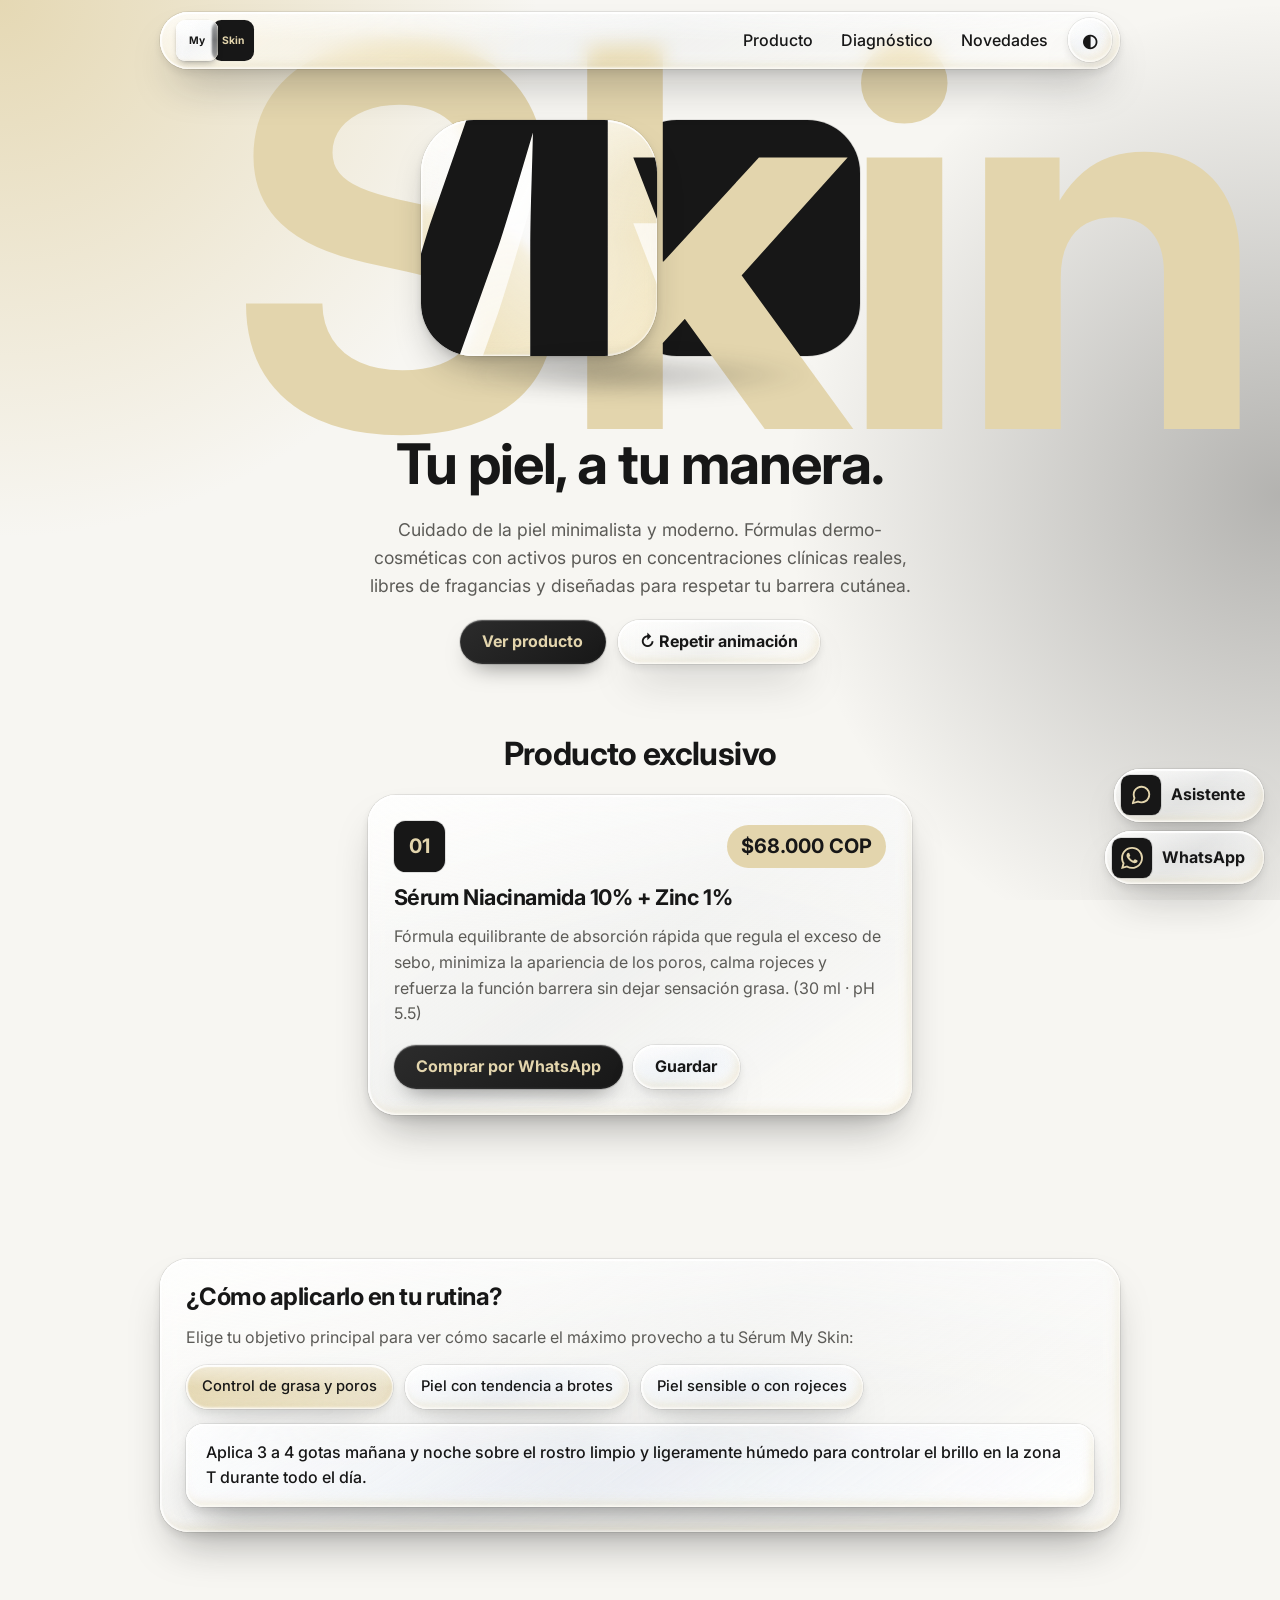
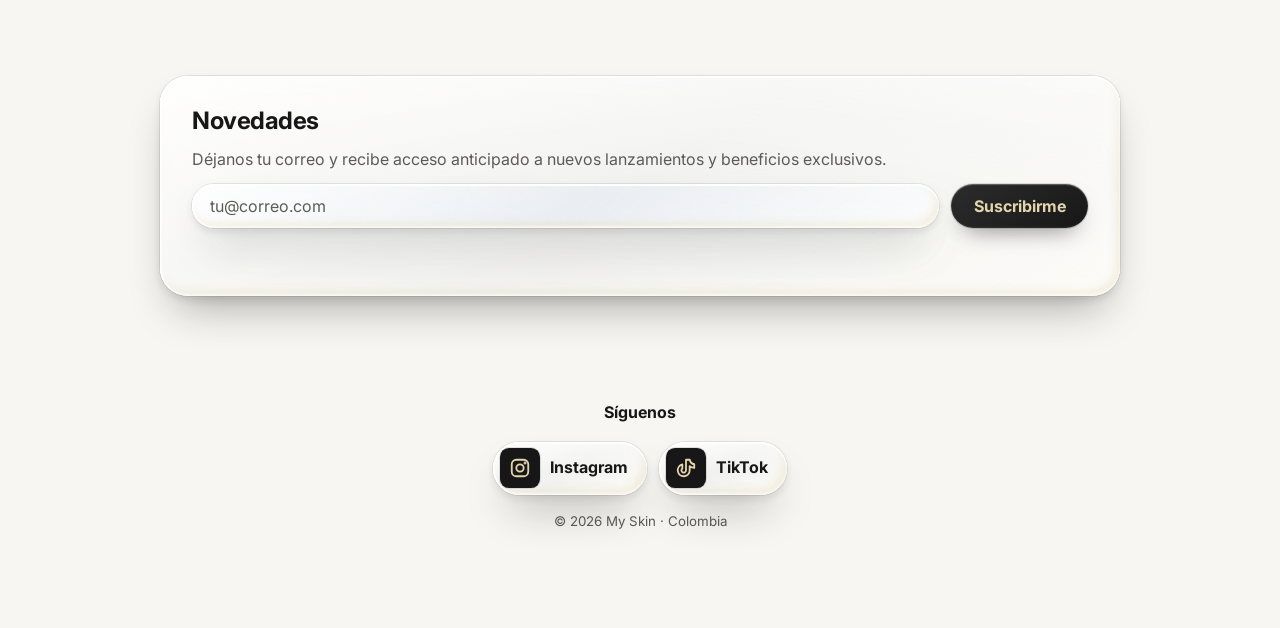
<file: index.html>
<!doctype html>
<html lang="es">
<head>
  <meta charset="utf-8">
  <meta name="viewport" content="width=device-width, initial-scale=1, viewport-fit=cover">
  <meta name="description" content="My Skin: cuidado de la piel minimalista, dermatológico y moderno en Colombia.">
  <title>My Skin — Tu piel, a tu manera</title>
  <link rel="preconnect" href="https://fonts.googleapis.com">
  <link rel="preconnect" href="https://fonts.gstatic.com" crossorigin>
  <link href="https://fonts.googleapis.com/css2?family=Inter:wght@400;500;600;700&display=swap" rel="stylesheet">
  <link rel="stylesheet" href="styles.css">
  <script src="main.js" defer></script>
</head>
<body>
  <div class="ambient" aria-hidden="true"></div>

  <header class="site-header">
    <nav class="nav glass" aria-label="Principal">
      <a class="nav__brand" href="#inicio" aria-label="My Skin, inicio">
        <span class="logo logo--nav" aria-hidden="true">
          <span class="tile tile--glass"><i></i><b></b><span>My</span></span>
          <span class="tile tile--ink"><span>Skin</span></span>
        </span>
      </a>
      <ul class="nav__links">
        <li><a href="#productos">Producto</a></li>
        <li><a href="#rutina">Diagnóstico</a></li>
        <li><a href="#novedades">Novedades</a></li>
      </ul>
      <button class="icon-btn glass glass--interactive" id="theme-toggle" type="button" aria-pressed="false" aria-label="Activar modo oscuro">◐</button>
    </nav>
  </header>

  <main id="inicio">
    <section class="hero container" aria-labelledby="titulo">
      <div class="stage" id="hero-stage">
        <div class="logo logo--hero go" id="hero-logo" role="img" aria-label="My Skin" tabindex="0">
          <span class="tile tile--glass">
            <span class="tile__float tile__float--glass">
              <i></i><b></b><em class="glare"></em><span>My</span>
            </span>
          </span>
          <span class="tile tile--ink">
            <span class="tile__float tile__float--ink">
              <span>Skin</span>
            </span>
          </span>
        </div>
      </div>

      <h1 id="titulo">Tu piel, a tu manera.</h1>
      <p class="lead">Cuidado de la piel minimalista y moderno. Fórmulas dermo-cosméticas con activos puros en concentraciones clínicas reales, libres de fragancias y diseñadas para respetar tu barrera cutánea.</p>
      <div class="actions">
        <a class="btn btn--ink" href="#productos">Ver producto</a>
        <button class="btn glass glass--interactive" id="replay" type="button">↻ Repetir animación</button>
      </div>
    </section>

    <section class="section container" id="productos" aria-labelledby="productos-t">
      <h2 id="productos-t">Producto exclusivo</h2>
      <ul class="grid grid--single">
        <li class="card glass" data-name="Sérum Niacinamida 10% + Zinc 1%" data-price="$68.000 COP">
          <div class="card__top">
            <span class="swatch" aria-hidden="true">01</span>
            <span class="price-tag">$68.000 COP</span>
          </div>
          <h3>Sérum Niacinamida 10% + Zinc 1%</h3>
          <p class="muted">Fórmula equilibrante de absorción rápida que regula el exceso de sebo, minimiza la apariencia de los poros, calma rojeces y refuerza la función barrera sin dejar sensación grasa. (30 ml · pH 5.5)</p>
          <div class="card__actions">
            <button class="btn btn--ink buy" type="button">Comprar por WhatsApp</button>
            <button class="btn glass glass--interactive save" type="button" aria-pressed="false">Guardar</button>
          </div>
        </li>
      </ul>
    </section>

    <section class="section container" id="rutina" aria-labelledby="rutina-t">
      <div class="card glass">
        <h2 id="rutina-t">¿Cómo aplicarlo en tu rutina?</h2>
        <p class="muted">Elige tu objetivo principal para ver cómo sacarle el máximo provecho a tu Sérum My Skin:</p>
        <div class="actions actions--start" id="skin-selector">
          <button class="chip glass glass--interactive active" type="button" data-tip="Aplica 3 a 4 gotas mañana y noche sobre el rostro limpio y ligeramente húmedo para controlar el brillo en la zona T durante todo el día.">Control de grasa y poros</button>
          <button class="chip glass glass--interactive" type="button" data-tip="Aplica 3 gotas por la noche antes de tu crema hidratante para desinflamar brotes activos y prevenir marcas post-acné.">Piel con tendencia a brotes</button>
          <button class="chip glass glass--interactive" type="button" data-tip="Mezcla 2 gotas con tu hidratante habitual para fortalecer la barrera cutánea, reducir rojeces y unificar el tono de forma suave.">Piel sensible o con rojeces</button>
        </div>
        <p class="tip-box glass" id="skin-tip">Aplica 3 a 4 gotas mañana y noche sobre el rostro limpio y ligeramente húmedo para controlar el brillo en la zona T durante todo el día.</p>
      </div>
    </section>

    <section class="section container" id="novedades" aria-labelledby="novedades-t">
      <form class="subscribe glass" id="subscribe" novalidate>
        <h2 id="novedades-t">Novedades</h2>
        <p class="muted">Déjanos tu correo y recibe acceso anticipado a nuevos lanzamientos y beneficios exclusivos.</p>
        <div class="subscribe__row">
          <label class="sr-only" for="email">Correo electrónico</label>
          <input class="glass" id="email" name="email" type="email" inputmode="email" autocomplete="email" placeholder="tu@correo.com" required>
          <button class="btn btn--ink" type="submit">Suscribirme</button>
        </div>
        <p class="status" id="status" role="status" aria-live="polite"></p>
      </form>
    </section>
  </main>

  <footer class="footer container">
    <p class="footer__label">Síguenos</p>
    <div class="socials">
      <a class="pill glass glass--interactive" id="instagram" href="#" target="_blank" rel="noopener noreferrer">
        <span class="pill__icon" aria-hidden="true"><svg viewBox="0 0 24 24" focusable="false"><rect x="3" y="3" width="18" height="18" rx="5"/><circle cx="12" cy="12" r="4"/><circle cx="17.5" cy="6.5" r=".6"/></svg></span>
        <span>Instagram</span>
      </a>
      <a class="pill glass glass--interactive" id="tiktok" href="#" target="_blank" rel="noopener noreferrer">
        <span class="pill__icon" aria-hidden="true"><svg viewBox="0 0 24 24" focusable="false"><path d="M21 7.917v4.034a9.948 9.948 0 0 1 -5 -1.951v4.5a6.5 6.5 0 1 1 -8 -6.326v4.326a2.5 2.5 0 1 0 4 2v-11.5h4.083a6.005 6.005 0 0 0 4.917 4.917z"/></svg></span>
        <span>TikTok</span>
      </a>
    </div>
    <small>© 2026 My Skin · Colombia</small>
  </footer>

  <div class="dock" id="dock">
    <button class="pill glass glass--interactive" id="bot-open" type="button" aria-expanded="false" aria-controls="bot">
      <span class="pill__icon" aria-hidden="true"><svg viewBox="0 0 24 24" focusable="false"><path d="M21 11.5a8.38 8.38 0 0 1-.9 3.8 8.5 8.5 0 0 1-7.6 4.7 8.38 8.38 0 0 1-3.8-.9L3 21l1.9-5.7a8.38 8.38 0 0 1-.9-3.8 8.5 8.5 0 0 1 4.7-7.6 8.38 8.38 0 0 1 3.8-.9h.5a8.48 8.48 0 0 1 8 8v.5z"/></svg></span>
      <span>Asistente</span>
    </button>
    <a class="pill glass glass--interactive" id="whatsapp" href="https://wa.me/573169355455" target="_blank" rel="noopener noreferrer">
      <span class="pill__icon" aria-hidden="true"><svg class="filled" viewBox="0 0 24 24" focusable="false"><path d="M17.472 14.382c-.297-.149-1.758-.867-2.03-.967-.273-.099-.471-.148-.67.15-.197.297-.767.966-.94 1.164-.173.199-.347.223-.644.075-.297-.15-1.255-.463-2.39-1.475-.883-.788-1.48-1.761-1.653-2.059-.173-.297-.018-.458.13-.606.134-.133.298-.347.446-.52.149-.174.198-.298.298-.497.099-.198.05-.371-.025-.52-.075-.149-.669-1.612-.916-2.207-.242-.579-.487-.5-.669-.51-.173-.008-.371-.01-.57-.01-.198 0-.52.074-.792.372-.272.297-1.04 1.016-1.04 2.479 0 1.462 1.065 2.875 1.213 3.074.149.198 2.096 3.2 5.077 4.487.709.306 1.262.489 1.694.625.712.227 1.36.195 1.871.118.571-.085 1.758-.719 2.006-1.413.248-.694.248-1.289.173-1.413-.074-.124-.272-.198-.57-.347m-5.421 7.403h-.004a9.87 9.87 0 01-5.031-1.378l-.361-.214-3.741.982.998-3.648-.235-.374a9.86 9.86 0 01-1.51-5.26c.001-5.45 4.436-9.884 9.888-9.884 2.64 0 5.122 1.03 6.988 2.898a9.825 9.825 0 012.893 6.994c-.003 5.45-4.437 9.884-9.885 9.884m8.413-18.297A11.815 11.815 0 0012.05 0C5.495 0 .16 5.335.157 11.892c0 2.096.547 4.142 1.588 5.945L.057 24l6.305-1.654a11.882 11.882 0 005.683 1.448h.005c6.554 0 11.89-5.335 11.893-11.893a11.821 11.821 0 00-3.48-8.413Z"/></svg></span>
      <span>WhatsApp<span class="sr-only"> (se abre en una pestaña nueva)</span></span>
    </a>
  </div>

  <section class="bot glass" id="bot" role="dialog" aria-labelledby="bot-title" hidden>
    <header class="bot__head">
      <span class="bot__avatar" aria-hidden="true">My</span>
      <div>
        <h2 id="bot-title">Asistente My Skin</h2>
        <p class="muted">Elige una opción para empezar</p>
      </div>
      <button class="icon-btn glass glass--interactive" id="bot-close" type="button" aria-label="Cerrar asistente">✕</button>
    </header>
    <div class="bot__log" id="bot-log" role="log"></div>
    <div class="bot__options" id="bot-options"></div>
  </section>
</body>
</html>
</file>
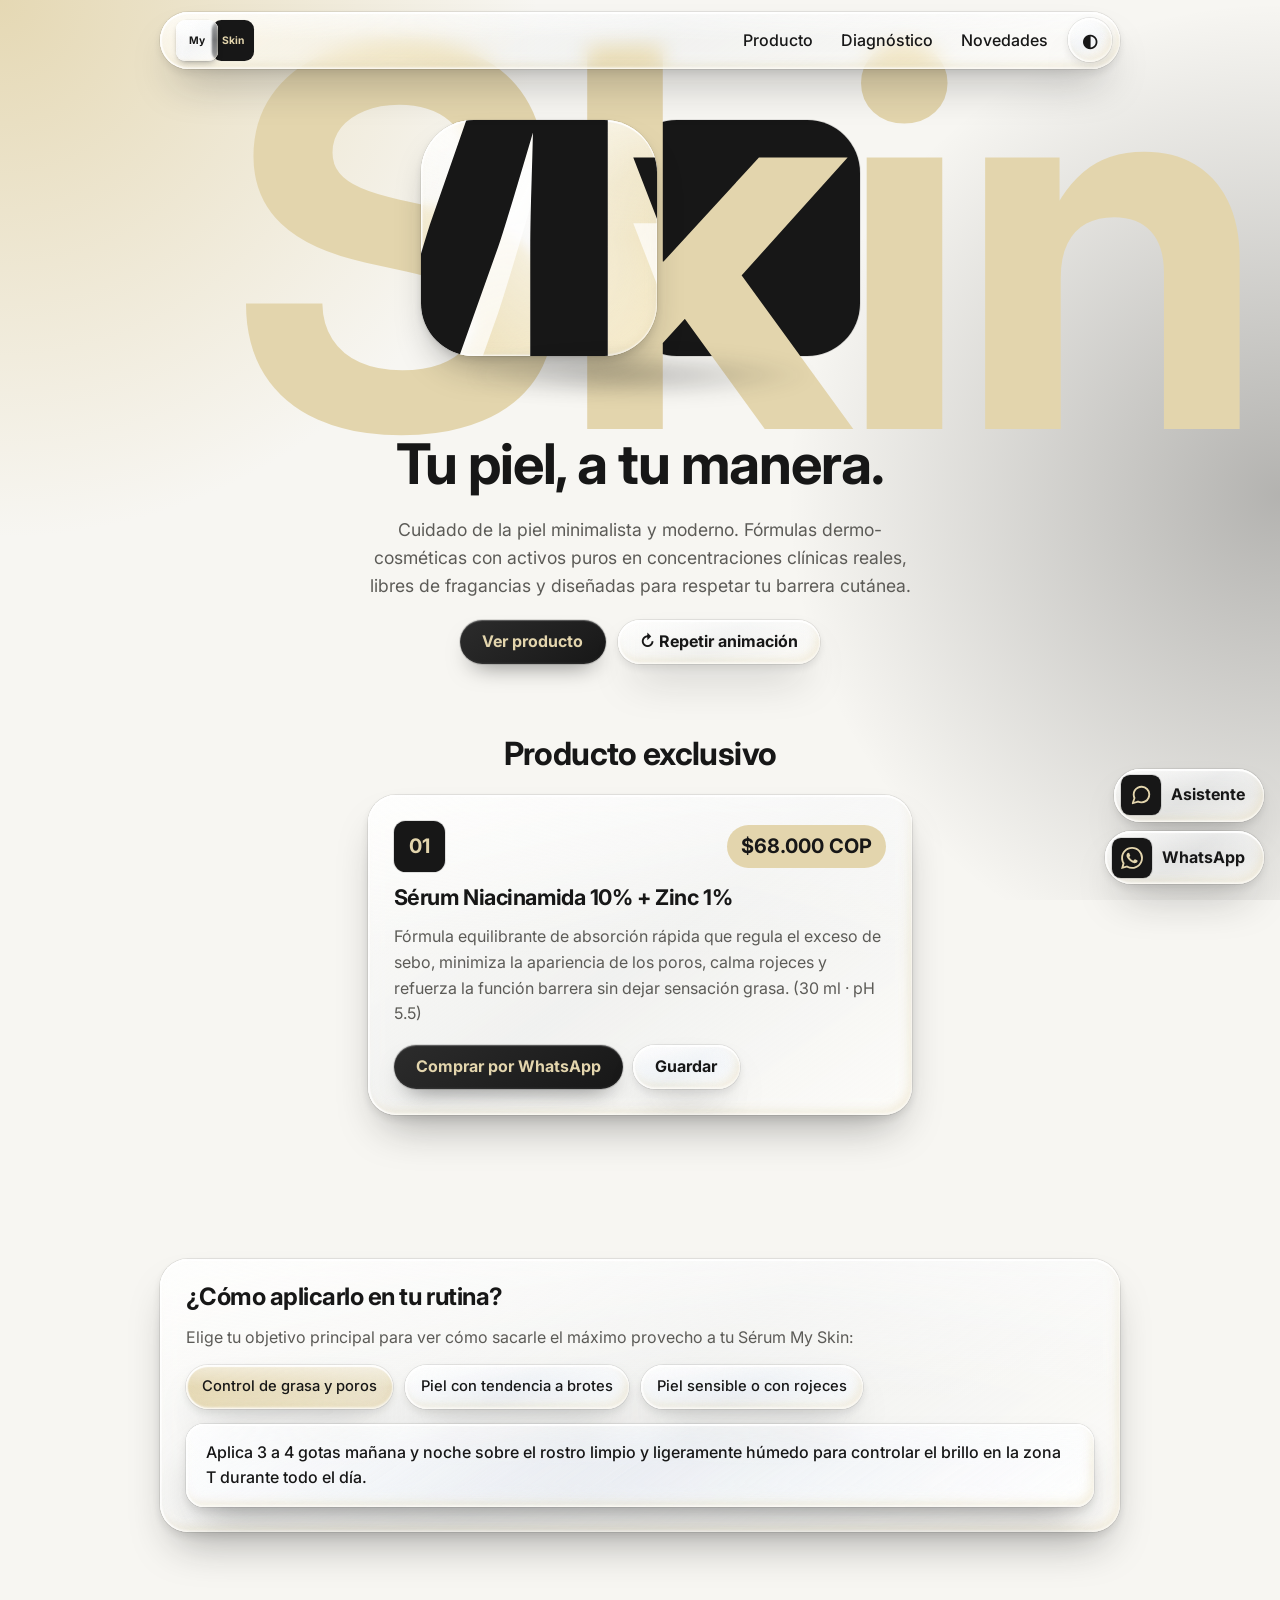
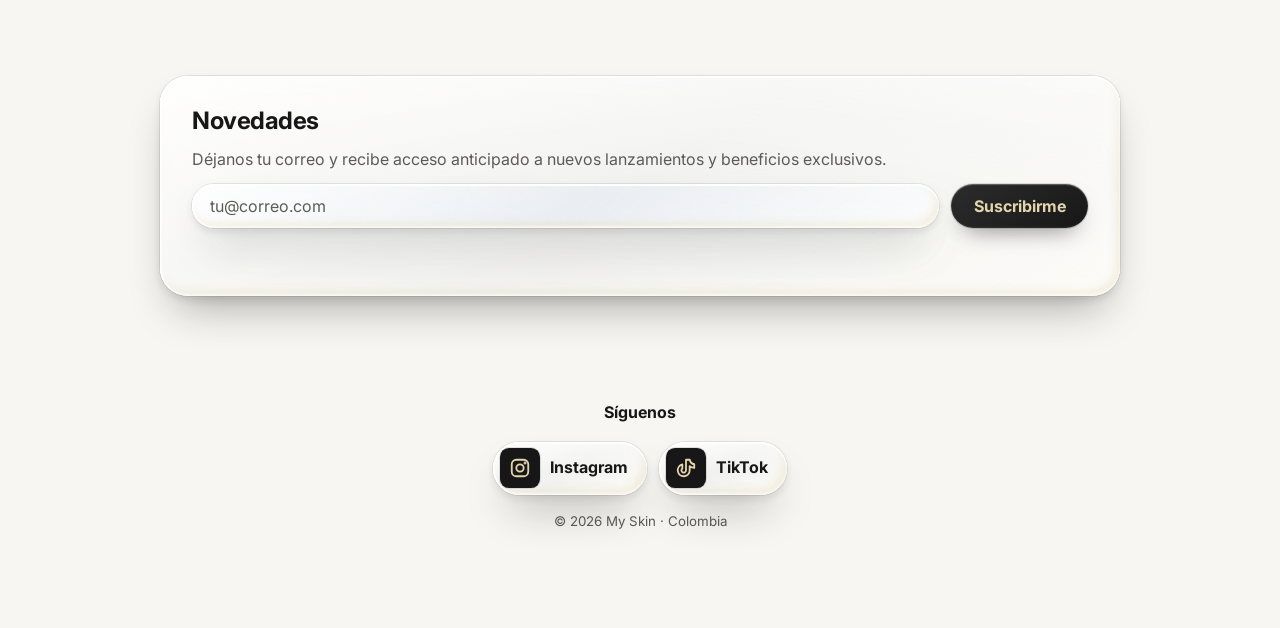
<file: CODE.html>
<!doctype html>
<html lang="es">
<head>
  <meta charset="utf-8">
  <meta name="viewport" content="width=device-width, initial-scale=1, viewport-fit=cover">
  <meta name="description" content="My Skin: cuidado de la piel minimalista, dermatológico y moderno en Colombia.">
  <title>My Skin — Tu piel, a tu manera</title>
  <link rel="preconnect" href="https://fonts.googleapis.com">
  <link rel="preconnect" href="https://fonts.gstatic.com" crossorigin>
  <link href="https://fonts.googleapis.com/css2?family=Inter:wght@400;500;600;700&display=swap" rel="stylesheet">
  <link rel="stylesheet" href="styles.css">
  <script src="main.js" defer></script>
</head>
<body>
  <div class="ambient" aria-hidden="true"></div>

  <header class="site-header">
    <nav class="nav glass" aria-label="Principal">
      <a class="nav__brand" href="#inicio" aria-label="My Skin, inicio">
        <span class="logo logo--nav" aria-hidden="true">
          <span class="tile tile--glass"><i></i><b></b><span>My</span></span>
          <span class="tile tile--ink"><span>Skin</span></span>
        </span>
      </a>
      <ul class="nav__links">
        <li><a href="#productos">Producto</a></li>
        <li><a href="#rutina">Diagnóstico</a></li>
        <li><a href="#novedades">Novedades</a></li>
      </ul>
      <button class="icon-btn glass glass--interactive" id="theme-toggle" type="button" aria-pressed="false" aria-label="Activar modo oscuro">◐</button>
    </nav>
  </header>

  <main id="inicio">
    <section class="hero container" aria-labelledby="titulo">
      <div class="stage" id="hero-stage">
        <div class="logo logo--hero go" id="hero-logo" role="img" aria-label="My Skin" tabindex="0">
          <span class="tile tile--glass">
            <span class="tile__float tile__float--glass">
              <i></i><b></b><em class="glare"></em><span>My</span>
            </span>
          </span>
          <span class="tile tile--ink">
            <span class="tile__float tile__float--ink">
              <span>Skin</span>
            </span>
          </span>
        </div>
      </div>

      <h1 id="titulo">Tu piel, a tu manera.</h1>
      <p class="lead">Cuidado de la piel minimalista y moderno. Fórmulas dermo-cosméticas con activos puros en concentraciones clínicas reales, libres de fragancias y diseñadas para respetar tu barrera cutánea.</p>
      <div class="actions">
        <a class="btn btn--ink" href="#productos">Ver producto</a>
        <button class="btn glass glass--interactive" id="replay" type="button">↻ Repetir animación</button>
      </div>
    </section>

    <section class="section container" id="productos" aria-labelledby="productos-t">
      <h2 id="productos-t">Producto exclusivo</h2>
      <ul class="grid grid--single">
        <li class="card glass" data-name="Sérum Niacinamida 10% + Zinc 1%" data-price="$68.000 COP">
          <div class="card__top">
            <span class="swatch" aria-hidden="true">01</span>
            <span class="price-tag">$68.000 COP</span>
          </div>
          <h3>Sérum Niacinamida 10% + Zinc 1%</h3>
          <p class="muted">Fórmula equilibrante de absorción rápida que regula el exceso de sebo, minimiza la apariencia de los poros, calma rojeces y refuerza la función barrera sin dejar sensación grasa. (30 ml · pH 5.5)</p>
          <div class="card__actions">
            <button class="btn btn--ink buy" type="button">Comprar por WhatsApp</button>
            <button class="btn glass glass--interactive save" type="button" aria-pressed="false">Guardar</button>
          </div>
        </li>
      </ul>
    </section>

    <section class="section container" id="rutina" aria-labelledby="rutina-t">
      <div class="card glass">
        <h2 id="rutina-t">¿Cómo aplicarlo en tu rutina?</h2>
        <p class="muted">Elige tu objetivo principal para ver cómo sacarle el máximo provecho a tu Sérum My Skin:</p>
        <div class="actions actions--start" id="skin-selector">
          <button class="chip glass glass--interactive active" type="button" data-tip="Aplica 3 a 4 gotas mañana y noche sobre el rostro limpio y ligeramente húmedo para controlar el brillo en la zona T durante todo el día.">Control de grasa y poros</button>
          <button class="chip glass glass--interactive" type="button" data-tip="Aplica 3 gotas por la noche antes de tu crema hidratante para desinflamar brotes activos y prevenir marcas post-acné.">Piel con tendencia a brotes</button>
          <button class="chip glass glass--interactive" type="button" data-tip="Mezcla 2 gotas con tu hidratante habitual para fortalecer la barrera cutánea, reducir rojeces y unificar el tono de forma suave.">Piel sensible o con rojeces</button>
        </div>
        <p class="tip-box glass" id="skin-tip">Aplica 3 a 4 gotas mañana y noche sobre el rostro limpio y ligeramente húmedo para controlar el brillo en la zona T durante todo el día.</p>
      </div>
    </section>

    <section class="section container" id="novedades" aria-labelledby="novedades-t">
      <form class="subscribe glass" id="subscribe" novalidate>
        <h2 id="novedades-t">Novedades</h2>
        <p class="muted">Déjanos tu correo y recibe acceso anticipado a nuevos lanzamientos y beneficios exclusivos.</p>
        <div class="subscribe__row">
          <label class="sr-only" for="email">Correo electrónico</label>
          <input class="glass" id="email" name="email" type="email" inputmode="email" autocomplete="email" placeholder="tu@correo.com" required>
          <button class="btn btn--ink" type="submit">Suscribirme</button>
        </div>
        <p class="status" id="status" role="status" aria-live="polite"></p>
      </form>
    </section>
  </main>

  <footer class="footer container">
    <p class="footer__label">Síguenos</p>
    <div class="socials">
      <a class="pill glass glass--interactive" id="instagram" href="#" target="_blank" rel="noopener noreferrer">
        <span class="pill__icon" aria-hidden="true"><svg viewBox="0 0 24 24" focusable="false"><rect x="3" y="3" width="18" height="18" rx="5"/><circle cx="12" cy="12" r="4"/><circle cx="17.5" cy="6.5" r=".6"/></svg></span>
        <span>Instagram</span>
      </a>
      <a class="pill glass glass--interactive" id="tiktok" href="#" target="_blank" rel="noopener noreferrer">
        <span class="pill__icon" aria-hidden="true"><svg viewBox="0 0 24 24" focusable="false"><path d="M21 7.917v4.034a9.948 9.948 0 0 1 -5 -1.951v4.5a6.5 6.5 0 1 1 -8 -6.326v4.326a2.5 2.5 0 1 0 4 2v-11.5h4.083a6.005 6.005 0 0 0 4.917 4.917z"/></svg></span>
        <span>TikTok</span>
      </a>
    </div>
    <small>© 2026 My Skin · Colombia</small>
  </footer>

  <div class="dock" id="dock">
    <button class="pill glass glass--interactive" id="bot-open" type="button" aria-expanded="false" aria-controls="bot">
      <span class="pill__icon" aria-hidden="true"><svg viewBox="0 0 24 24" focusable="false"><path d="M21 11.5a8.38 8.38 0 0 1-.9 3.8 8.5 8.5 0 0 1-7.6 4.7 8.38 8.38 0 0 1-3.8-.9L3 21l1.9-5.7a8.38 8.38 0 0 1-.9-3.8 8.5 8.5 0 0 1 4.7-7.6 8.38 8.38 0 0 1 3.8-.9h.5a8.48 8.48 0 0 1 8 8v.5z"/></svg></span>
      <span>Asistente</span>
    </button>
    <a class="pill glass glass--interactive" id="whatsapp" href="https://wa.me/573169355455" target="_blank" rel="noopener noreferrer">
      <span class="pill__icon" aria-hidden="true"><svg class="filled" viewBox="0 0 24 24" focusable="false"><path d="M17.472 14.382c-.297-.149-1.758-.867-2.03-.967-.273-.099-.471-.148-.67.15-.197.297-.767.966-.94 1.164-.173.199-.347.223-.644.075-.297-.15-1.255-.463-2.39-1.475-.883-.788-1.48-1.761-1.653-2.059-.173-.297-.018-.458.13-.606.134-.133.298-.347.446-.52.149-.174.198-.298.298-.497.099-.198.05-.371-.025-.52-.075-.149-.669-1.612-.916-2.207-.242-.579-.487-.5-.669-.51-.173-.008-.371-.01-.57-.01-.198 0-.52.074-.792.372-.272.297-1.04 1.016-1.04 2.479 0 1.462 1.065 2.875 1.213 3.074.149.198 2.096 3.2 5.077 4.487.709.306 1.262.489 1.694.625.712.227 1.36.195 1.871.118.571-.085 1.758-.719 2.006-1.413.248-.694.248-1.289.173-1.413-.074-.124-.272-.198-.57-.347m-5.421 7.403h-.004a9.87 9.87 0 01-5.031-1.378l-.361-.214-3.741.982.998-3.648-.235-.374a9.86 9.86 0 01-1.51-5.26c.001-5.45 4.436-9.884 9.888-9.884 2.64 0 5.122 1.03 6.988 2.898a9.825 9.825 0 012.893 6.994c-.003 5.45-4.437 9.884-9.885 9.884m8.413-18.297A11.815 11.815 0 0012.05 0C5.495 0 .16 5.335.157 11.892c0 2.096.547 4.142 1.588 5.945L.057 24l6.305-1.654a11.882 11.882 0 005.683 1.448h.005c6.554 0 11.89-5.335 11.893-11.893a11.821 11.821 0 00-3.48-8.413Z"/></svg></span>
      <span>WhatsApp<span class="sr-only"> (se abre en una pestaña nueva)</span></span>
    </a>
  </div>

  <section class="bot glass" id="bot" role="dialog" aria-labelledby="bot-title" hidden>
    <header class="bot__head">
      <span class="bot__avatar" aria-hidden="true">My</span>
      <div>
        <h2 id="bot-title">Asistente My Skin</h2>
        <p class="muted">Elige una opción para empezar</p>
      </div>
      <button class="icon-btn glass glass--interactive" id="bot-close" type="button" aria-label="Cerrar asistente">✕</button>
    </header>
    <div class="bot__log" id="bot-log" role="log"></div>
    <div class="bot__options" id="bot-options"></div>
  </section>
</body>
</html>
</file>
<file: styles.css>
:root {
  box-sizing: border-box;
  padding-top: env(safe-area-inset-top, 0px);
  padding-bottom: env(safe-area-inset-bottom, 0px);
  color-scheme: light;
  --ink: #171717;
  --cream: #E3D5AD;
  --bg: #F7F6F2;
  --text: #171717;
  --muted: #5C5B57;
  --rim: rgba(23, 23, 23, .12);
  --orb-a: rgba(227, 213, 173, .9);
  --orb-b: rgba(23, 23, 23, .3);
  --glass-fill: linear-gradient(145deg, rgba(255,255,255,.72), rgba(228,233,241,.36) 50%, rgba(255,255,255,.6));
  --glass-solid: rgba(250, 250, 248, .92);
  --glass-edge: inset 0 2px 1px rgba(255,255,255,.95), inset 2px 0 1px rgba(255,255,255,.7), inset 0 -2px 2px rgba(255,255,255,.55), inset -4px -5px 10px rgba(227,213,173,.35), inset 0 0 0 1px rgba(255,255,255,.55);
  --glass-drop: 0 0 0 1px rgba(23,23,23,.08), 0 24px 44px -16px rgba(23,23,23,.38), 0 4px 10px rgba(23,23,23,.1);
  --sheen: rgba(255, 255, 255, .5);
  --blur: blur(10px) saturate(1.7);
  --ease: cubic-bezier(.45, 0, .25, 1);
}

@media (prefers-color-scheme: dark) {
  :root:not([data-theme="light"]) {
    color-scheme: dark;
    --bg: #0E0E0F;
    --text: #F4F2EC;
    --muted: #A9A79F;
    --rim: rgba(255, 255, 255, .16);
    --orb-a: rgba(227, 213, 173, .32);
    --orb-b: rgba(110, 125, 170, .38);
    --glass-fill: linear-gradient(145deg, rgba(255,255,255,.16), rgba(255,255,255,.05) 50%, rgba(255,255,255,.12));
    --glass-solid: rgba(30, 30, 32, .92);
    --glass-edge: inset 0 1.5px 1px rgba(255,255,255,.4), inset 1.5px 0 1px rgba(255,255,255,.2), inset 0 -1.5px 2px rgba(255,255,255,.1), inset 0 0 0 1px rgba(255,255,255,.12);
    --glass-drop: 0 0 0 1px rgba(255,255,255,.08), 0 24px 44px -16px rgba(0,0,0,.75);
    --sheen: rgba(255, 255, 255, .12);
  }
}

:root[data-theme="dark"] {
  color-scheme: dark;
  --bg: #0E0E0F;
  --text: #F4F2EC;
  --muted: #A9A79F;
  --rim: rgba(255, 255, 255, .16);
  --orb-a: rgba(227, 213, 173, .32);
  --orb-b: rgba(110, 125, 170, .38);
  --glass-fill: linear-gradient(145deg, rgba(255,255,255,.16), rgba(255,255,255,.05) 50%, rgba(255,255,255,.12));
  --glass-solid: rgba(30, 30, 32, .92);
  --glass-edge: inset 0 1.5px 1px rgba(255,255,255,.4), inset 1.5px 0 1px rgba(255,255,255,.2), inset 0 -1.5px 2px rgba(255,255,255,.1), inset 0 0 0 1px rgba(255,255,255,.12);
  --glass-drop: 0 0 0 1px rgba(255,255,255,.08), 0 24px 44px -16px rgba(0,0,0,.75);
  --sheen: rgba(255, 255, 255, .12);
}

*, *::before, *::after { box-sizing: inherit; }
html { scroll-behavior: smooth; scroll-padding-top: calc(env(safe-area-inset-top, 0px) + 5rem); }
body {
  margin: 0;
  background: var(--bg);
  color: var(--text);
  font: 400 1rem/1.6 'Inter', -apple-system, 'SF Pro Display', 'Helvetica Neue', Arial, sans-serif;
  -webkit-font-smoothing: antialiased;
}
body::before {
  content: "";
  position: fixed;
  inset: 0 0 auto;
  height: env(safe-area-inset-top, 0px);
  z-index: 30;
  background: var(--bg);
  -webkit-backdrop-filter: blur(12px);
  backdrop-filter: blur(12px);
}
h1, h2, h3 { margin: 0; font-weight: 700; letter-spacing: -.02em; line-height: 1.1; }
p { margin: 0; }
a { color: inherit; }
:focus-visible { outline: 2px solid var(--text); outline-offset: 3px; }
.sr-only { position: absolute; width: 1px; height: 1px; overflow: hidden; clip: rect(0 0 0 0); white-space: nowrap; }
.muted { color: var(--muted); }

.ambient {
  position: fixed;
  inset: 0;
  z-index: -1;
  pointer-events: none;
  background:
    radial-gradient(60vmax 60vmax at 0% 0%, var(--orb-a), transparent 70%),
    radial-gradient(55vmax 55vmax at 100% 55%, var(--orb-b), transparent 70%),
    var(--bg);
}

.glass {
  position: relative;
  isolation: isolate;
  overflow: hidden;
  background: var(--glass-fill);
  -webkit-backdrop-filter: var(--blur);
  backdrop-filter: var(--blur);
  box-shadow: var(--glass-edge), var(--glass-drop);
}
.glass::before {
  content: "";
  position: absolute;
  inset: 0;
  z-index: -1;
  pointer-events: none;
  background: linear-gradient(180deg, var(--sheen), transparent 50%);
}
.glass--interactive { transition: transform .35s var(--ease); }
.glass--interactive:active { transform: scale(.97); }
@media (hover: hover) {
  .glass--interactive:hover { transform: translateY(-2px) scale(1.02); }
}
@supports not ((-webkit-backdrop-filter: blur(1px)) or (backdrop-filter: blur(1px))) {
  .glass { background: var(--glass-solid); }
}

.btn, .icon-btn {
  display: inline-flex;
  align-items: center;
  justify-content: center;
  gap: .5rem;
  min-height: 44px;
  border: 0;
  border-radius: 999px;
  font: inherit;
  font-weight: 700;
  color: var(--text);
  text-decoration: none;
  cursor: pointer;
  transition: transform .35s var(--ease);
}
.btn { padding: 0 1.4rem; }
.icon-btn { width: 44px; padding: 0; font-size: 1.15rem; }
.btn--ink {
  color: var(--cream);
  background: linear-gradient(145deg, #2C2C2C, #171717);
  box-shadow: inset 0 1px 1px rgba(255,255,255,.28), inset 0 -1px 2px rgba(255,255,255,.08), 0 0 0 1px var(--rim), 0 12px 24px -12px rgba(0,0,0,.55);
}
.btn--ink:active { transform: scale(.97); }
@media (hover: hover) { .btn--ink:hover { transform: translateY(-2px) scale(1.02); } }
.save[aria-pressed="true"], .chip.active {
  background: linear-gradient(145deg, rgba(227,213,173,.95), rgba(227,213,173,.55));
  color: #171717;
}

/* LOGO & EFECTOS 3D INTERACTIVOS */
.logo { display: inline-flex; align-items: center; font-size: var(--s, 5px); line-height: 1; }
.logo--nav { --s: 1.15px; }
.tile { width: 36.25em; height: 36.25em; border-radius: 22.4%; display: flex; align-items: center; justify-content: center; position: relative; }
.tile > span, .tile__float > span { font-size: 9em; font-weight: 700; letter-spacing: -.02em; line-height: 1; }
.tile--ink { margin-left: -5em; background: var(--ink); box-shadow: 0 0 0 .125em var(--rim); }
.tile--ink span { color: var(--cream); }
.tile--glass {
  position: relative;
  z-index: 1;
  overflow: hidden;
  background: linear-gradient(145deg, rgba(255,255,255,.72), rgba(228,233,241,.36) 50%, rgba(255,255,255,.6));
  -webkit-backdrop-filter: blur(.8em) saturate(1.7);
  backdrop-filter: blur(.8em) saturate(1.7);
  box-shadow: inset 0 .25em .125em rgba(255,255,255,.95), inset .25em 0 .125em rgba(255,255,255,.7), inset 0 -.25em .25em rgba(255,255,255,.55), inset -.5em -.625em 1.25em rgba(227,213,173,.35), inset 0 0 0 .125em rgba(255,255,255,.55), 0 0 0 .125em rgba(23,23,23,.08), 0 3em 5.5em -2em rgba(23,23,23,.38), 0 .5em 1.25em rgba(23,23,23,.1);
}
.tile--glass span { position: relative; color: #171717; text-shadow: 0 .125em 0 rgba(255,255,255,.7); }
.tile--glass i { position: absolute; inset: 0 0 50%; background: linear-gradient(180deg, rgba(255,255,255,.55), rgba(255,255,255,0)); pointer-events: none; }
.tile--glass b { position: absolute; top: -20%; left: 8%; width: 34%; height: 140%; background: linear-gradient(90deg, rgba(255,255,255,0), rgba(255,255,255,.3), rgba(255,255,255,0)); transform: rotate(18deg); pointer-events: none; }

.stage {
  --s: min(6.5px, calc((100vw - 2rem) / 84));
  --rx: 0deg;
  --ry: 0deg;
  --gx: 50%;
  --gy: 50%;
  display: grid;
  place-items: center;
  overflow: visible;
  padding: 6em 8em 9em;
  font-size: var(--s);
  perspective: 140em;
  position: relative;
}
.stage::after {
  content: "";
  position: absolute;
  bottom: 2.5em;
  width: 54em;
  height: 7em;
  border-radius: 50%;
  background: radial-gradient(closest-side, rgba(23, 23, 23, .26), transparent);
  filter: blur(1.2em);
  animation: shadow-breathe 5.2s ease-in-out infinite;
  pointer-events: none;
}
.logo--hero {
  cursor: grab;
  transform-style: preserve-3d;
  transition: transform .18s cubic-bezier(.2, .8, .2, 1);
  transform: rotateX(var(--rx)) rotateY(var(--ry));
  user-select: none;
}
.logo--hero:active { cursor: grabbing; }
.tile__float {
  width: 100%;
  height: 100%;
  display: flex;
  align-items: center;
  justify-content: center;
  position: relative;
}
.tile__float--glass { animation: float-glass 5.2s ease-in-out infinite; }
.tile__float--ink { animation: float-ink 5.2s ease-in-out infinite; }
.glare {
  position: absolute;
  inset: -20%;
  pointer-events: none;
  background: radial-gradient(circle at var(--gx) var(--gy), rgba(255,255,255,.65), transparent 55%);
  mix-blend-mode: overlay;
}
.logo--hero.pulse .tile--glass { transform: translate3d(-2.5em, -1.2em, 4em) rotate(-6deg) scale(1.05); transition: transform .35s var(--ease); }
.logo--hero.pulse .tile--ink { transform: translate3d(2.5em, 1.2em, -2em) rotate(6deg) scale(1.04); transition: transform .35s var(--ease); }

@keyframes float-glass {
  0%, 100% { transform: translateY(0) rotate(0deg); }
  50% { transform: translateY(-1.35em) rotate(-1.6deg); }
}
@keyframes float-ink {
  0%, 100% { transform: translateY(0) rotate(0deg); }
  50% { transform: translateY(1.15em) rotate(1.8deg); }
}
@keyframes shadow-breathe {
  0%, 100% { transform: scale(1); opacity: .75; }
  50% { transform: scale(.86); opacity: .45; }
}

/* LAYOUT Y SECCIONES */
.container { width: min(100% - 2rem, 60rem); margin-inline: auto; }
.section { padding-block: clamp(2.5rem, 8vw, 4.5rem); }
.site-header { position: sticky; top: calc(env(safe-area-inset-top, 0px) + .75rem); z-index: 20; padding-inline: 1rem; }
.nav { display: flex; align-items: center; gap: 1rem; max-width: 60rem; margin-inline: auto; padding: .4rem .5rem .4rem 1rem; border-radius: 999px; }
.nav__brand { display: inline-flex; text-decoration: none; }
.nav__links { display: flex; gap: 1.25rem; margin: 0 0 0 auto; padding: 0; list-style: none; font-weight: 500; }
.nav__links a { display: inline-block; padding: .5rem .25rem; text-decoration: none; }
.nav__links a:hover { text-decoration: underline; text-underline-offset: .3em; }

.hero { display: grid; justify-items: center; gap: 1.25rem; padding-top: 1.5rem; text-align: center; }
.hero h1 { font-size: clamp(2rem, 6.5vw, 3.5rem); }
.lead { max-width: 36rem; color: var(--muted); font-size: 1.1rem; }
.actions { display: flex; flex-wrap: wrap; justify-content: center; gap: .75rem; }
.actions--start { justify-content: flex-start; }
.section > h2 { margin-bottom: 1.5rem; font-size: clamp(1.5rem, 4vw, 2rem); text-align: center; }
.grid { display: grid; grid-template-columns: repeat(auto-fit, minmax(min(100%, 15rem), 1fr)); gap: 1rem; margin: 0; padding: 0; list-style: none; }
.grid--single { max-width: 34rem; margin-inline: auto; }
.card { display: grid; gap: .9rem; align-content: start; padding: 1.6rem; border-radius: 28px; }
.card__top { display: flex; align-items: center; justify-content: space-between; gap: 1rem; }
.price-tag { font-size: 1.25rem; font-weight: 700; padding: .35rem .9rem; border-radius: 999px; background: var(--cream); color: var(--ink); }
.card h3 { font-size: 1.35rem; }
.swatch { display: grid; place-items: center; width: 3.2rem; aspect-ratio: 1; border-radius: 22.4%; background: var(--ink); color: var(--cream); font-size: 1.25rem; font-weight: 700; box-shadow: 0 0 0 1px var(--rim); }
.tip-box { padding: 1rem 1.25rem; border-radius: 18px; font-weight: 500; }

.subscribe { display: grid; gap: .75rem; padding: clamp(1.25rem, 4vw, 2rem); border-radius: 28px; }
.subscribe__row { display: flex; flex-wrap: wrap; gap: .75rem; }
.subscribe input { flex: 1 1 14rem; min-height: 44px; padding: 0 1.1rem; border: 0; border-radius: 999px; font: inherit; color: var(--text); }
.subscribe input::placeholder { color: var(--muted); }
.subscribe input[aria-invalid="true"] { box-shadow: var(--glass-edge), 0 0 0 2px #B3261E; }
.status { min-height: 1.5em; font-weight: 500; }

/* ANIMACIONES DE ENTRADA ORIGINALES */
.logo--hero.go { animation: pl 3.6s both; }
.logo--hero.go .tile--ink { animation: kin 3.6s both; }
.logo--hero.go .tile--glass { animation: gin 3.6s .25s both; }
.logo--hero.go .tile--glass b { animation: sh 3.6s .25s both; }
@keyframes kin {
  0% { opacity: 0; transform: translateX(40em) rotate(300deg) scale(.55, .55); animation-timing-function: cubic-bezier(.2, .8, .2, 1); }
  8% { opacity: 1; }
  30% { opacity: 1; transform: translateX(-1.5em) rotate(-7deg) scale(1.04, 1.04); animation-timing-function: var(--ease); }
  42% { transform: translateX(0) rotate(0deg) scale(1, 1); animation-timing-function: var(--ease); }
  58% { transform: translateX(1.8em) rotate(0deg) scale(1, 1); animation-timing-function: var(--ease); }
  76%, 100% { opacity: 1; transform: translateX(0) rotate(0deg) scale(1, 1); }
}
@keyframes gin {
  0% { transform: translateX(-58em) rotate(-320deg) scale(.6, .6); animation-timing-function: cubic-bezier(.16, .84, .3, 1); }
  52% { transform: translateX(6em) rotate(9deg) scale(.97, 1.03); animation-timing-function: var(--ease); }
  68%, 100% { transform: translateX(0) rotate(0deg) scale(1, 1); }
}
@keyframes sh {
  0%, 36% { transform: translateX(-160%) rotate(18deg); }
  48% { transform: translateX(360%) rotate(18deg); }
  48.01%, 72% { transform: translateX(-160%) rotate(18deg); animation-timing-function: cubic-bezier(.2, .7, .2, 1); }
  94%, 100% { transform: translateX(0) rotate(18deg); }
}
@keyframes pl {
  0%, 76% { transform: scale(1); animation-timing-function: ease-in-out; }
  86% { transform: scale(1.025); animation-timing-function: ease-in-out; }
  100% { transform: scale(1); }
}

/* CONTACTO Y ASISTENTE */
.pill { display: inline-flex; align-items: center; gap: .6rem; min-height: 52px; padding: .4rem 1.2rem .4rem .45rem; border: 0; border-radius: 999px; color: var(--text); font: inherit; font-weight: 700; text-decoration: none; cursor: pointer; }
.pill[aria-disabled="true"] { cursor: default; }
.pill__icon { display: grid; place-items: center; width: 40px; height: 40px; border-radius: 22.4%; background: var(--ink); color: var(--cream); box-shadow: 0 0 0 1px var(--rim); }
.pill__icon svg { width: 22px; height: 22px; fill: none; stroke: currentColor; stroke-width: 2; stroke-linecap: round; stroke-linejoin: round; }
.pill__icon svg.filled { fill: currentColor; stroke: none; }
.dock { position: fixed; right: 1rem; bottom: calc(env(safe-area-inset-bottom, 0px) + 1rem); z-index: 25; display: grid; justify-items: end; gap: .6rem; animation: wa-in .6s .4s var(--ease) backwards; }
.dock[hidden] { display: none; }
.footer { display: grid; justify-items: center; gap: 1rem; padding-block: 2rem 6rem; text-align: center; color: var(--muted); }
.footer__label { color: var(--text); font-weight: 700; }
.socials { display: flex; flex-wrap: wrap; justify-content: center; gap: .75rem; }
@keyframes wa-in { from { opacity: 0; transform: translateY(1rem); } }

.card__actions { display: flex; flex-wrap: wrap; gap: .6rem; margin-top: .25rem; }
.bot { position: fixed; right: 1rem; bottom: calc(env(safe-area-inset-bottom, 0px) + 1rem); z-index: 40; display: grid; grid-template-rows: auto minmax(0, 1fr) auto; width: min(94vw, 24rem); height: min(34rem, 72vh); border-radius: 28px; color: var(--text); }
.bot[hidden] { display: none; }
.bot__head { display: flex; align-items: center; gap: .75rem; padding: .9rem .9rem .9rem 1.1rem; border-bottom: 1px solid var(--rim); }
.bot__head > div { flex: 1; min-width: 0; }
.bot__head h2 { font-size: 1.05rem; }
.bot__head p { font-size: .85rem; }
.bot__avatar { display: grid; place-items: center; width: 40px; height: 40px; border-radius: 22.4%; background: var(--ink); color: var(--cream); font-weight: 700; letter-spacing: -.02em; box-shadow: 0 0 0 1px var(--rim); }
.bot__log { display: flex; flex-direction: column; gap: .6rem; padding: 1rem; overflow-y: auto; overscroll-behavior: contain; }
.msg { max-width: 85%; padding: .6rem .9rem; border-radius: 18px; line-height: 1.45; animation: msg-in .35s var(--ease) backwards; }
.msg--bot { align-self: flex-start; border-bottom-left-radius: 6px; background: var(--glass-fill); box-shadow: var(--glass-edge), 0 0 0 1px var(--rim); }
.msg--user { align-self: flex-end; border-bottom-right-radius: 6px; background: var(--ink); color: var(--cream); box-shadow: 0 0 0 1px var(--rim); }
.typing { display: inline-flex; gap: 4px; align-items: center; height: 1.45em; }
.typing i { width: 6px; height: 6px; border-radius: 50%; background: var(--muted); animation: blink 1s infinite ease-in-out; }
.typing i:nth-child(2) { animation-delay: .15s; }
.typing i:nth-child(3) { animation-delay: .3s; }
.bot__options { display: flex; flex-wrap: wrap; gap: .5rem; max-height: 14rem; padding: .75rem 1rem 1rem; border-top: 1px solid var(--rim); overflow-y: auto; }
.chip { display: inline-flex; align-items: center; min-height: 44px; padding: 0 1rem; border: 0; border-radius: 999px; color: var(--text); font: inherit; font-size: .92rem; font-weight: 500; text-decoration: none; cursor: pointer; }
@keyframes msg-in { from { opacity: 0; transform: translateY(8px); } }
@keyframes blink { 0%, 80%, 100% { opacity: .3; } 40% { opacity: 1; } }

@media (prefers-reduced-motion: reduce) {
  html { scroll-behavior: auto; }
  *, *::before, *::after { animation: none !important; transition: none !important; }
}
</file>
